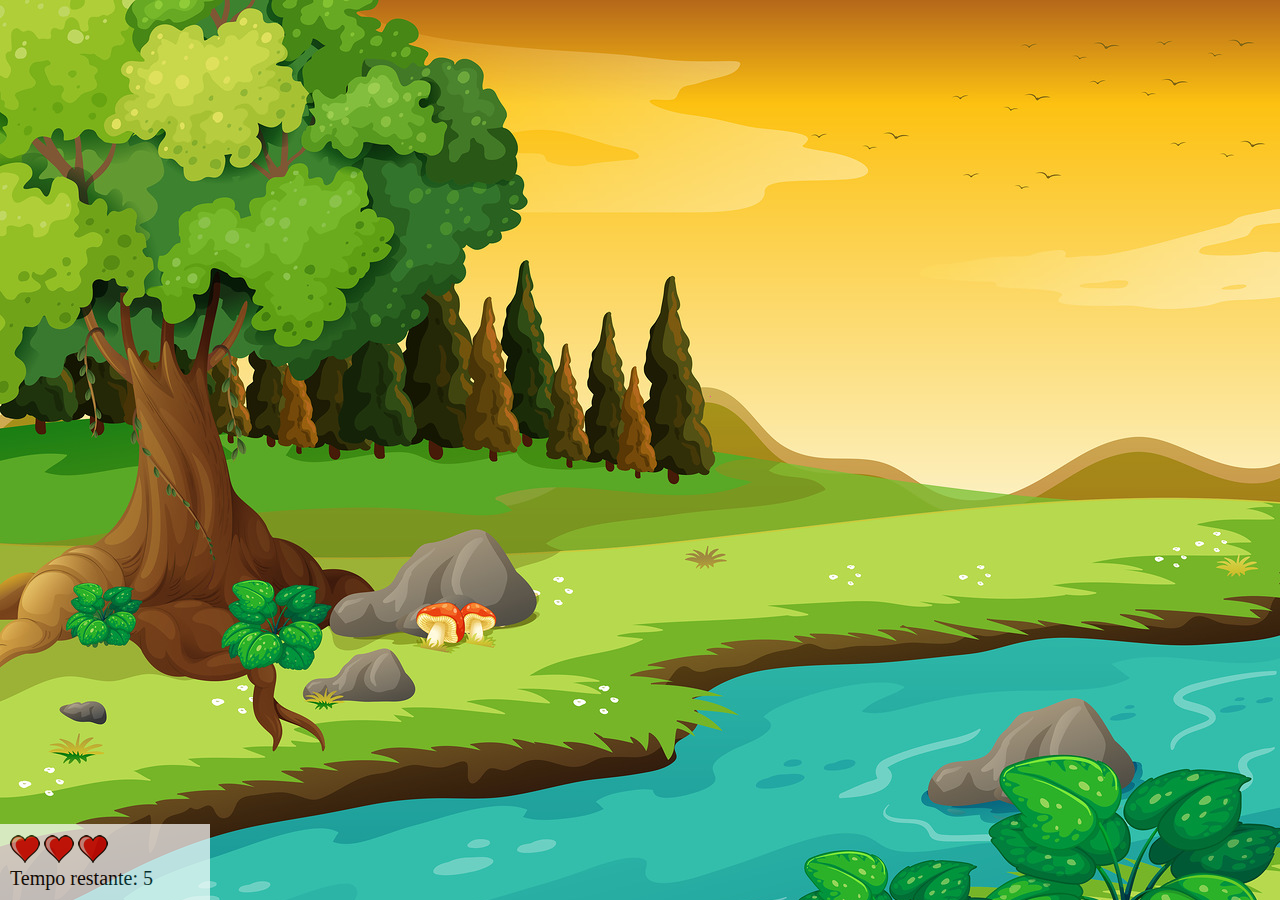
<file: index.html>
<!DOCTYPE html>
<head>
    <meta charset="UTF-8">
    <title>Mata Mosquito</title>

    <link rel="stylesheet" href="estilos.css">

    <script src="scripts.js"></script>
</head>
<body onresize="ajustaTamanhoTela()">
    
    <div class="painel">
        <div class="vidas">
            <img id="v1" src="imagens/coracao_cheio.png">
            <img id="v2" src="imagens/coracao_cheio.png">
            <img id="v3" src="imagens/coracao_cheio.png">
        </div>
        <div class="cronometro">Tempo restante: <span id="cronometro"></span></div>
    </div>


    <script>

        document.getElementById('cronometro').innerHTML = tempo
        var criaMosquito = setInterval(function(){
            posicaoRandomica()            
        }, criaMosquitoTempo)

    </script>
</body>
</html>
</file>
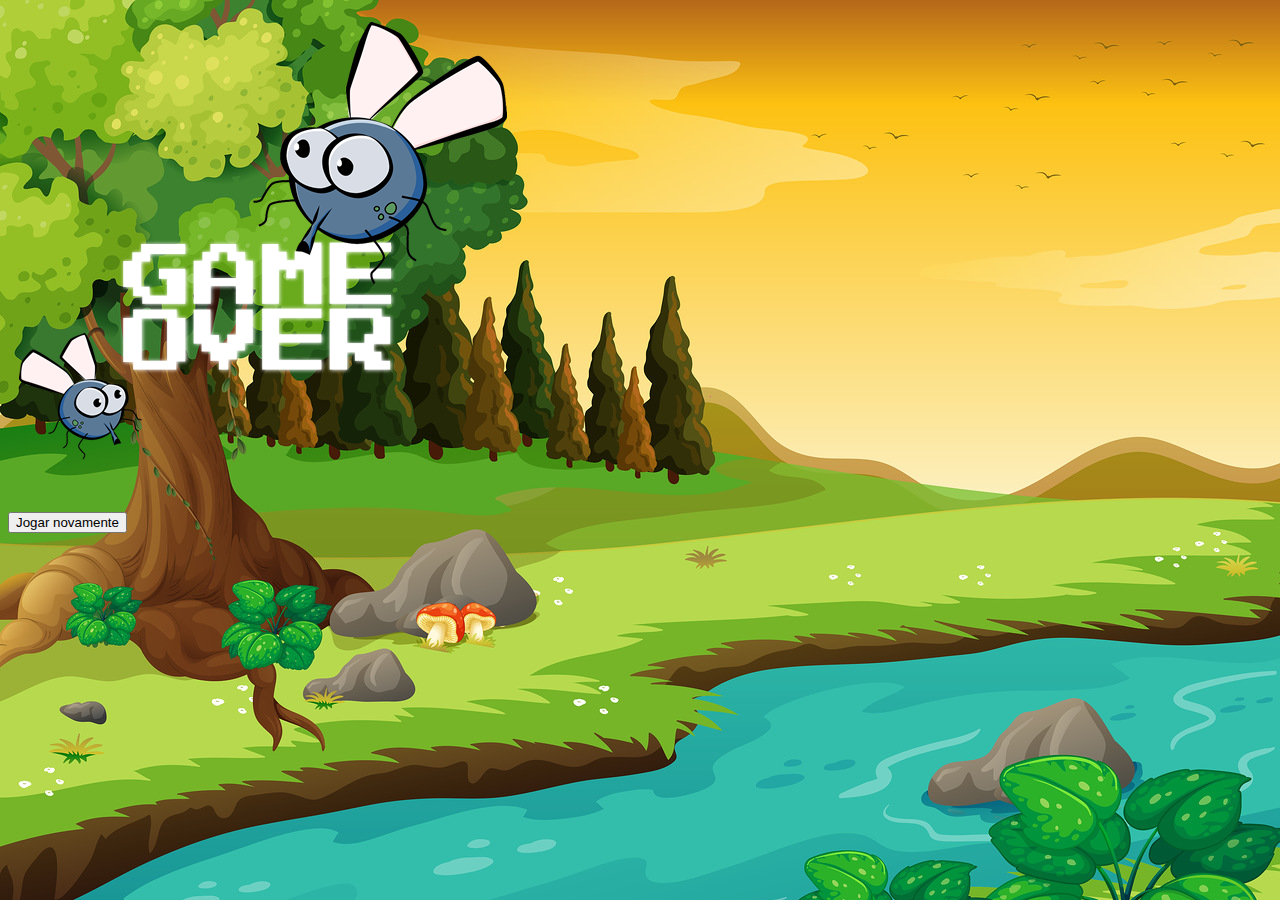
<file: game_over.html>
<!DOCTYPE html>
<head>
    <meta charset="UTF-8">
    <title>Game Over</title>

    <link href="https://cdn.jsdelivr.net/npm/bootstrap@5.2.0/dist/css/bootstrap.min.css" rel="stylesheet"
        integrity="sha384-gH2yIJqKdNHPEq0n4Mqa/HGKIhSkIHeL5AyhkYV8i59U5AR6csBvApHHNl/vI1Bx" crossorigin="anonymous">

    <link rel="stylesheet" href="estilos.css">
</head>
<body>
    <div class="container">
        <div class="row">
            <div class="col">
                <div class=" d-flex justify-content-center">
                    <img src="imagens/game_over.png">
                </div>
            </div>
        </div>
        <div class="row">
            <div class="col">
                <div class=" d-flex justify-content-center">
                    <button class="btn btn-dark btn-lg" onclick="window.location.href = 'index.html'">Jogar novamente</button>
                </div>
            </div>
        </div>
    </div>
    
</body>
</html>
</file>
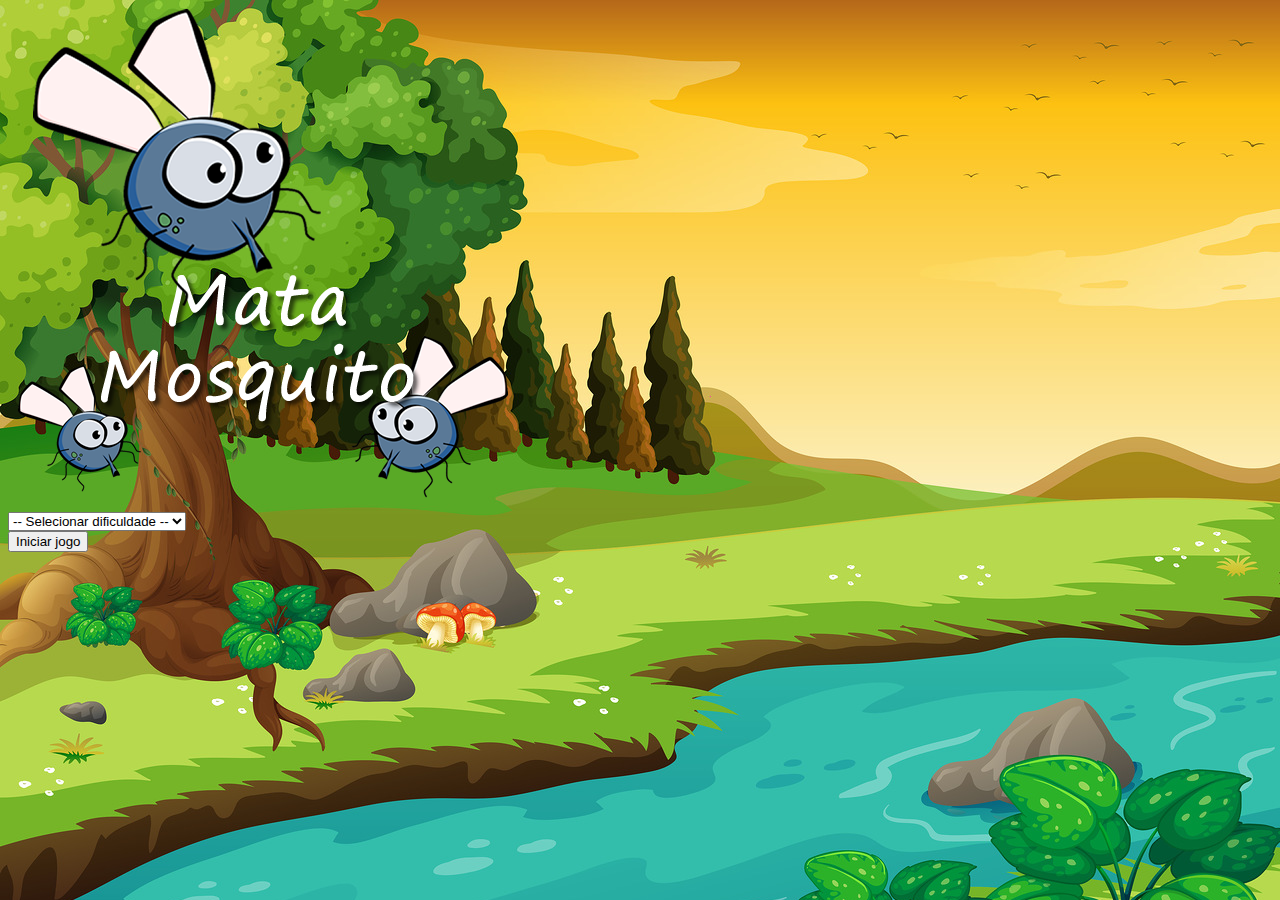
<file: inicial.html>
<!DOCTYPE html>

<head>
    <meta charset="UTF-8">
    <title>Game Over</title>

    <link href="https://cdn.jsdelivr.net/npm/bootstrap@5.2.0/dist/css/bootstrap.min.css" rel="stylesheet"
        integrity="sha384-gH2yIJqKdNHPEq0n4Mqa/HGKIhSkIHeL5AyhkYV8i59U5AR6csBvApHHNl/vI1Bx" crossorigin="anonymous">

    <link rel="stylesheet" href="estilos.css">

    <script>
        function iniciarJogo(){
            var nivel = document.getElementById('nivel').value

            if (nivel === ''){
                alert('Selecione uma dificuldade!')
                return false
            }

            window.location.href = 'index.html?' + nivel
        }
    </script>
</head>

<body>
    <div class="container">
        <div class="row">
            <div class="col">
                <div class=" d-flex justify-content-center">
                    <img src="imagens/game.png">
                </div>
            </div>
        </div>

        <div class="row">
            <div class="col">
                <div class=" d-flex justify-content-center">
                    <div class="mb-2">
                        <select class="form-control" id="nivel">
                            <option value="">-- Selecionar dificuldade --</option>
                            <option value="normal">Normal</option>
                            <option value="dificil">Dificil</option>
                            <option value="impossivel">Impossivel</option>
                        </select>
                    </div>
                </div>
            </div>
        </div>

        <div class="row">
            <div class="col">
                <div class=" d-flex justify-content-center">
                    <button class="btn btn-danger btn-lg" onclick="iniciarJogo()">Iniciar jogo</button>
                </div>
            </div>
        </div>
    </div>

</body>

</html>
</file>
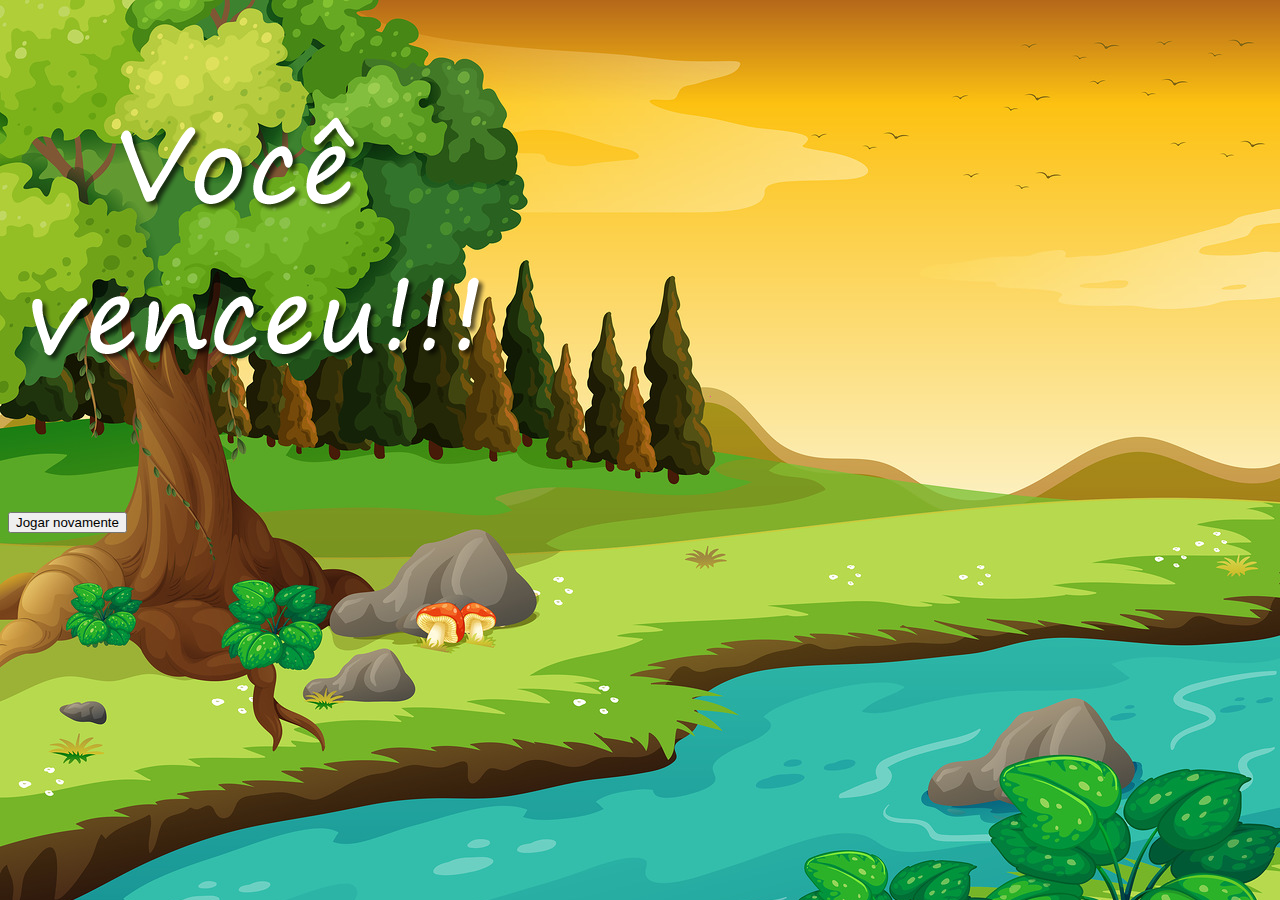
<file: vitoria.html>
<!DOCTYPE html>

<head>
    <meta charset="UTF-8">
    <title>Game Over</title>

    <link href="https://cdn.jsdelivr.net/npm/bootstrap@5.2.0/dist/css/bootstrap.min.css" rel="stylesheet"
        integrity="sha384-gH2yIJqKdNHPEq0n4Mqa/HGKIhSkIHeL5AyhkYV8i59U5AR6csBvApHHNl/vI1Bx" crossorigin="anonymous">

    <link rel="stylesheet" href="estilos.css">
</head>

<body>
    <div class="container">
        <div class="row">
            <div class="col">
                <div class=" d-flex justify-content-center">
                    <img src="imagens/vitoria.png">
                </div>
            </div>
        </div>
        <div class="row">
            <div class="col">
                <div class=" d-flex justify-content-center">
                    <button class="btn btn-dark btn-lg" onclick="window.location.href = 'inicial.html'">Jogar
                        novamente</button>
                </div>
            </div>
        </div>
    </div>

</body>

</html>
</file>
<file: estilos.css>
html{
    cursor: url(imagens/mata_mosca.png) 30 30, auto;
}

body{
    background: url(imagens/bg.jpg) no-repeat;
    background-size: 100%;
}

.mosquito1{
    width: 50px;
    height: 50px;
}

.mosquito2 {
    width: 70px;
    height: 70px;
}

.mosquito3 {
    width: 90px;
    height: 90px;
}

.ladoA{
    transform: scaleX(1);
}

.ladoB {
    transform: scaleX(-1);
}

/* Formatações do painel*/

.painel{
    position: absolute;
    width: 190px;
    padding: 10px;
    left: 0px;
    bottom: 0px;
    border-top: solid 1px white;
    background-color: white;
    opacity: 0.7;
}

.vidas{
    float: left;
}

.cronometro{
    float: left;
    font-size: 20px;
    font: 900;
}
</file>
